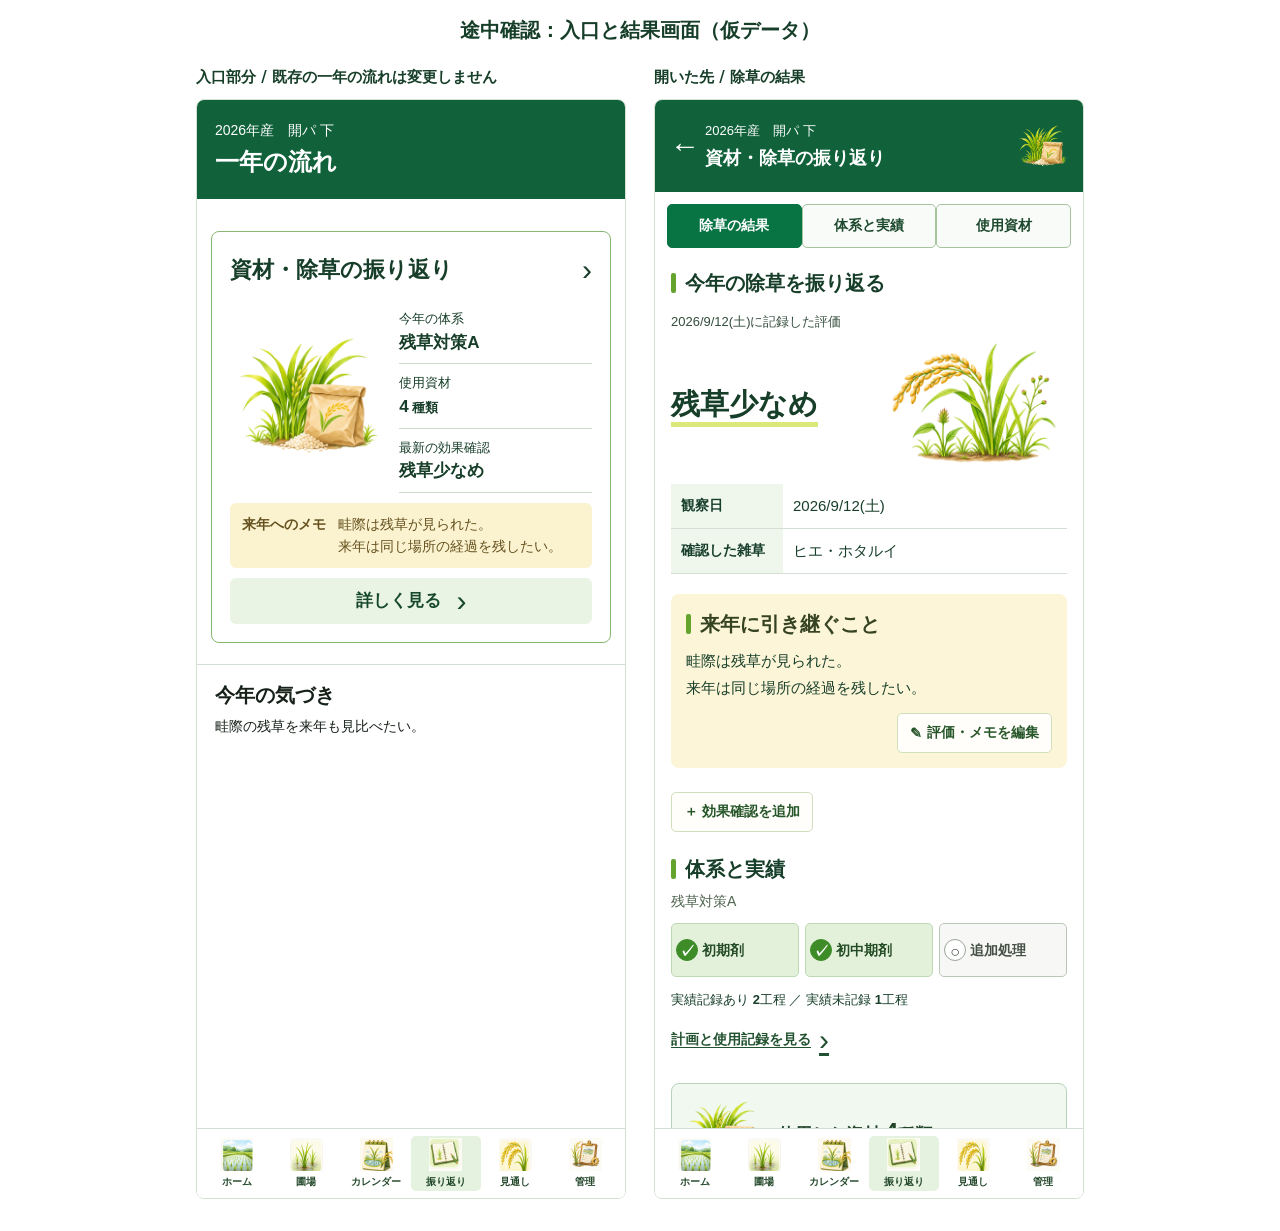
<file: docs/ui-preview/material-review-midpoint.html>
<!doctype html>
<html lang="ja">
<head>
  <meta charset="utf-8">
  <meta name="viewport" content="width=device-width, initial-scale=1">
  <base href="../../">
  <title>資材・除草の振り返り / 途中確認</title>
  <link rel="stylesheet" href="assets/css/app.css">
  <link rel="stylesheet" href="assets/css/material-review.css">
  <style>
    body { margin: 0; padding: 0; background: #fff !important; font-family: system-ui, -apple-system, BlinkMacSystemFont, "Segoe UI", sans-serif; color: #173e29; letter-spacing: 0; }
    #screen-annual { display: block; width: min(100%,430px) !important; max-width: 430px !important; min-height: 100vh; margin: auto; padding: 0 0 88px; background: #fff !important; }
    .preview-intro { padding: 22px 18px; background: #11623b; color: #fff; }
    .preview-intro p { margin: 0 0 8px; font-size: 14px; }
    .preview-intro h2 { margin: 0; color: #fff; font-size: 24px; }
    .preview-entry { padding: 10px 14px 0; }
    .preview-note { padding: 18px; border-top: 1px solid #d6dfd5; }
    .preview-note h3 { margin: 0 0 10px; font-size: 20px; }
    .preview-nav { position: fixed; left: 50%; bottom: 0; transform: translateX(-50%); display: grid; grid-template-columns: repeat(6,minmax(0,1fr)); width: min(100%,430px); background: #fff; border-top: 1px solid #d6dfd5; padding: 7px 5px max(7px,env(safe-area-inset-bottom)); z-index: 2; }
    .preview-nav button { display: grid; justify-items: center; gap: 3px; margin: 0; padding: 2px 0; border: 0; border-radius: 5px; box-shadow: none; background: transparent; color: #24482b; font-family: inherit; font-size: 10px; line-height: 1.5; font-weight: 600; min-width: 0; white-space: nowrap; }
    .preview-nav img { width: 33px; height: 33px; object-fit: contain; }
    .preview-nav .active { background: #e5f2df; }
    .preview-nav button:disabled, #screen-annual button:disabled { opacity: 1; cursor: default; }
    .preview-comparison { display: grid; grid-template-columns: repeat(2, minmax(0,430px)); justify-content: center; gap: 28px; padding: 18px 22px 28px; }
    .preview-comparison figure { margin: 0; min-width: 0; }
    .preview-comparison figcaption { padding: 8px 0 12px; font-size: 15px; font-weight: 700; }
    .preview-comparison iframe { width: 100%; height: 1100px; border: 1px solid #d4e1d2; border-radius: 8px; background: #fff; }
    .preview-caption { margin: 18px 22px 0; text-align: center; font-size: 20px; }
    @media (max-width:700px) { .preview-comparison { grid-template-columns: minmax(0,430px); padding: 12px; } }
  </style>
  <script>
    // Preview fixtures use memory only, never this origin's real saved records.
    const previewMemory = new Map();
    Object.defineProperty(window, "localStorage", { configurable: true, value: {
      getItem: key => previewMemory.get(String(key)) ?? null,
      setItem: (key, value) => previewMemory.set(String(key), String(value)),
      removeItem: key => previewMemory.delete(String(key)), clear: () => previewMemory.clear()
    } });
  </script>
</head>
<body>
  <main id="screen-annual"></main>
  <script src="assets/js/core/utils.js"></script>
  <script src="assets/js/core/schema.js"></script>
  <script src="assets/js/core/storage.js"></script>
  <script src="assets/js/core/state.js"></script>
  <script src="assets/js/core/herbicide.js"></script>
  <script src="assets/js/ui/material-review.js"></script>
  <script>
    const params = new URLSearchParams(location.search), mode = params.get("view") || "compare";
    if (mode === "compare") {
      document.querySelector("#screen-annual").remove();
      const caption = document.createElement("h1"); caption.className = "preview-caption"; caption.textContent = "途中確認：入口と結果画面（仮データ）"; document.body.append(caption);
      const compare = document.createElement("div"); compare.className = "preview-comparison";
      for (const [view,label] of [["entry","入口部分 / 既存の一年の流れは変更しません"],["result","開いた先 / 除草の結果"]]) {
        const figure = document.createElement("figure"), figcaption = document.createElement("figcaption"), iframe = document.createElement("iframe");
        figcaption.textContent = label; iframe.src = `docs/ui-preview/material-review-midpoint.html?view=${view}`; iframe.title = label;
        figure.append(figcaption,iframe); compare.append(figure);
      }
      document.body.append(compare);
    } else {
      const S = RiceOS.state, H = RiceOS.herbicide;
      RiceOS.utils.today = () => "2026-11-15";
      RiceOS.utils.now = () => "2026-11-15T03:00:00Z";
      const fieldId = S.addField("開パ 下");
      const materialIds = [];
      for (const [name,category] of [["初期剤A","除草剤"],["初中期剤B","除草剤"],["追肥資材C","肥料"],["防除資材D","殺虫殺菌剤"]]) {
        if (!S.saveMaterial({name,category})) throw Error("Preview material rejected");
        materialIds.push(S.data().materials.at(-1).materialId);
      }
      const program = H.saveProgram({name:"残草対策A",steps:[
        {id:"preview-initial",category:"初期剤",materialId:materialIds[0],plannedTiming:"田植え後",purpose:"初期の発生を記録"},
        {id:"preview-middle",category:"初中期剤",materialId:materialIds[1],plannedTiming:"6月上旬",purpose:"経過を見て記録"},
        {id:"preview-extra",category:"追加処理",materialName:"追加処理用資材",plannedTiming:"必要時"}
      ]});
      if (!program) throw Error("Preview program rejected");
      const assignment = H.assignProgram({year:2026,programId:program.programId,fieldIds:[fieldId]})?.[0];
      if (!assignment) throw Error("Preview assignment rejected");
      const data = RiceOS.utils.clone(S.data());
      materialIds.forEach((id,index) => data.fieldWorks.push({workId:`preview-material-${index}`,date:["2026-05-17","2026-06-06","2026-07-20","2026-08-01"][index],cropYear:2026,
        workName:index<2?"除草剤":index===2?"追肥":"防除",fieldIds:[fieldId],materialId:id,material:["初期剤A","初中期剤B","追肥資材C","防除資材D"][index],
        herbicideLinks:index<2?[{assignmentId:assignment.assignmentId,fieldId,stepId:assignment.steps[index].id}]:[]}));
      if (!S.replace(data,"Preview memory fixture")) throw Error("Preview usage rejected");
      if (!H.saveObservation({assignmentId:assignment.assignmentId,fieldId,date:"2026-09-12",status:"残草少なめ",weeds:["ヒエ","ホタルイ"],memo:"畦際は残草が見られた。\n来年は同じ場所の経過を残したい。"})) throw Error("Preview observation rejected");
      const field = S.field(fieldId), host = document.querySelector("#screen-annual");
      const nav = () => `<nav class="preview-nav" aria-label="既存の下部ナビの表示確認">${[["paddy-field","ホーム"],["rice-clump","圃場"],["farm-calendar","カレンダー"],["karte-notebook","振り返り"],["rice-panicle","見通し"],["farm-masters","管理"]].map(([icon,label])=>`<button type="button" disabled class="${label==="振り返り"?"active":""}"><img src="assets/images/light-icons/${icon}.png" alt=""><span>${label}</span></button>`).join("")}</nav>`;
      function render(view) {
        host.innerHTML = (view === "entry" ? `<header class="preview-intro"><p>2026年産　開パ 下</p><h2>一年の流れ</h2></header><div class="preview-entry">${RiceOS.materialReview.renderEntry(field,2026)}</div><section class="preview-note"><h3>今年の気づき</h3><p>畦際の残草を来年も見比べたい。</p></section>` : RiceOS.materialReview.renderDetail(field,2026,{tab:"result"})) + nav();
        host.querySelectorAll("[data-mr-tab]:not([data-mr-tab='result']),[data-mr-edit-observation],[data-mr-delete-observation]").forEach(button => {button.disabled=true;button.title="途中確認の対象外です";});
        window.scrollTo(0,0);
      }
      host.addEventListener("click", event => {
        if (event.target.closest("[data-mr-open]")) render("result");
        if (event.target.closest("[data-mr-back]")) render("entry");
      });
      render(mode);
      window.materialReviewPreview = {fieldId,year:2026,memoryOnly:true};
    }
  </script>
</body>
</html>
</file>
